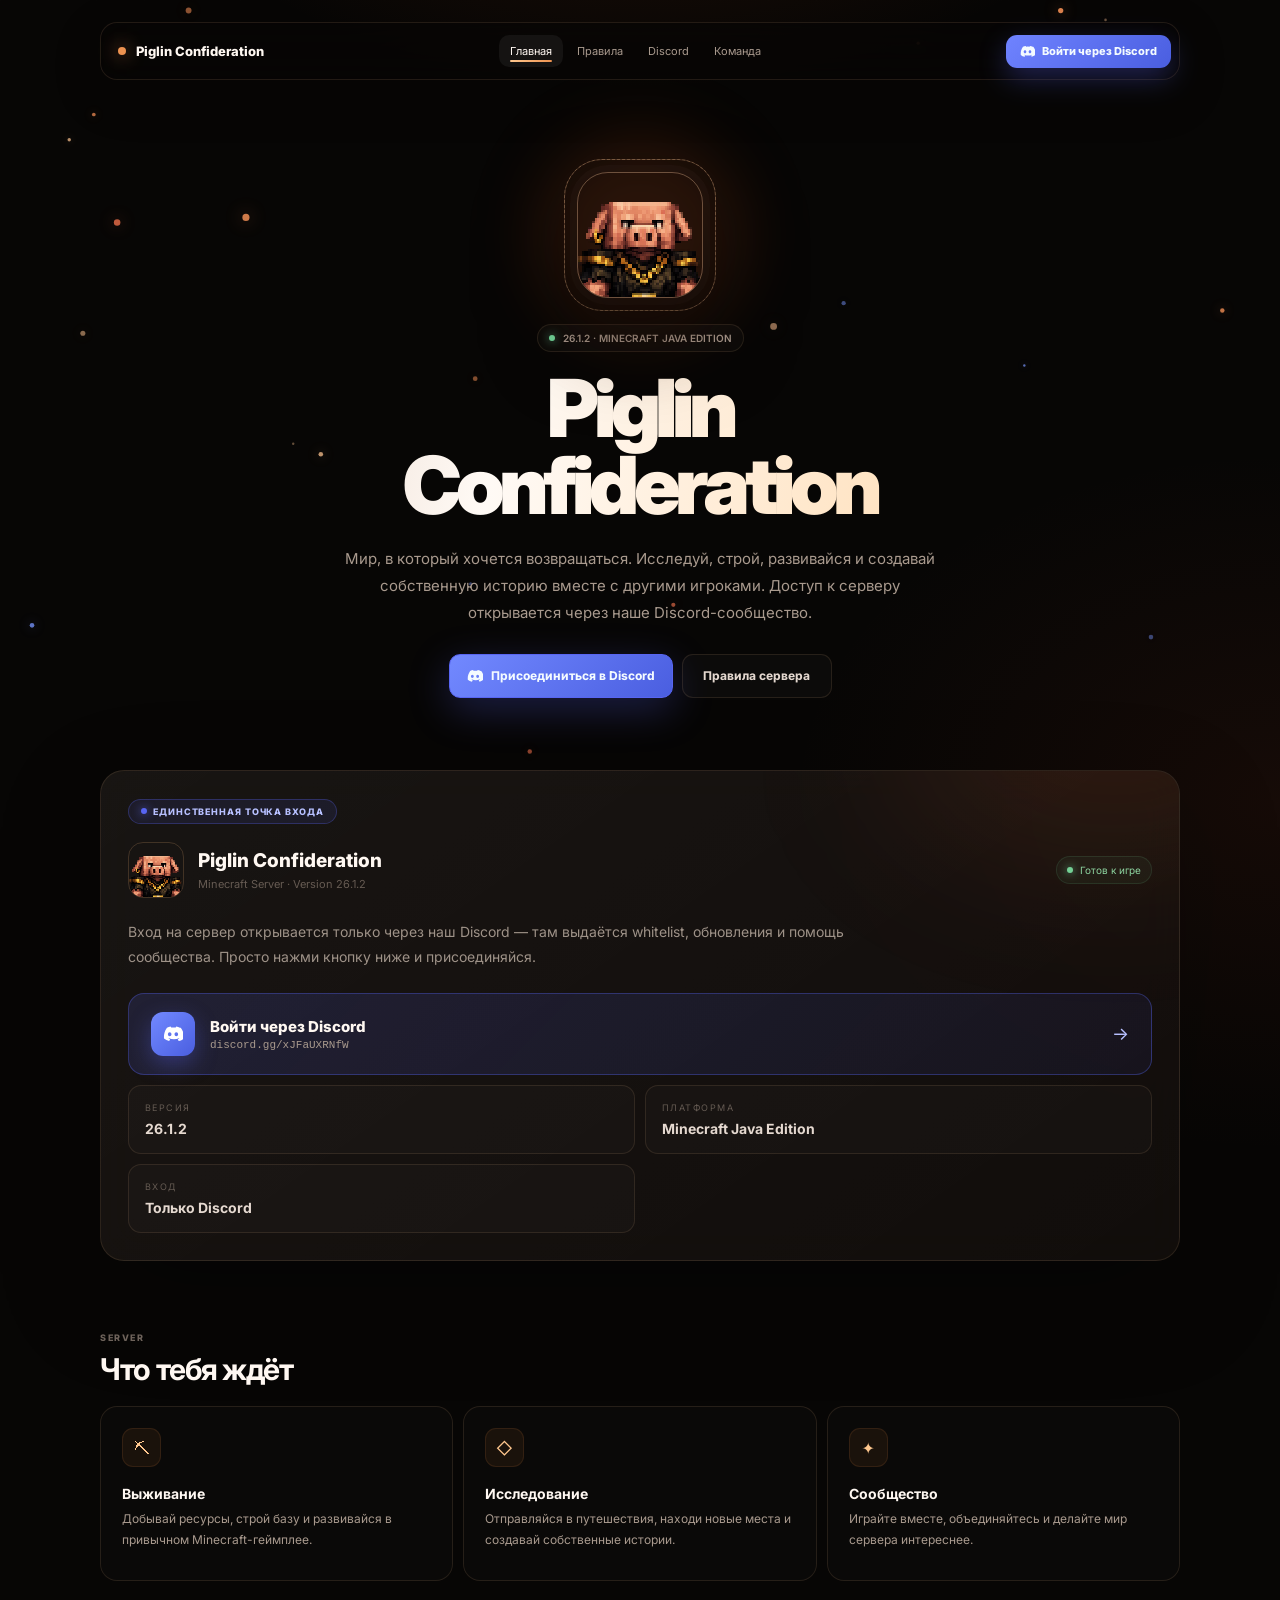
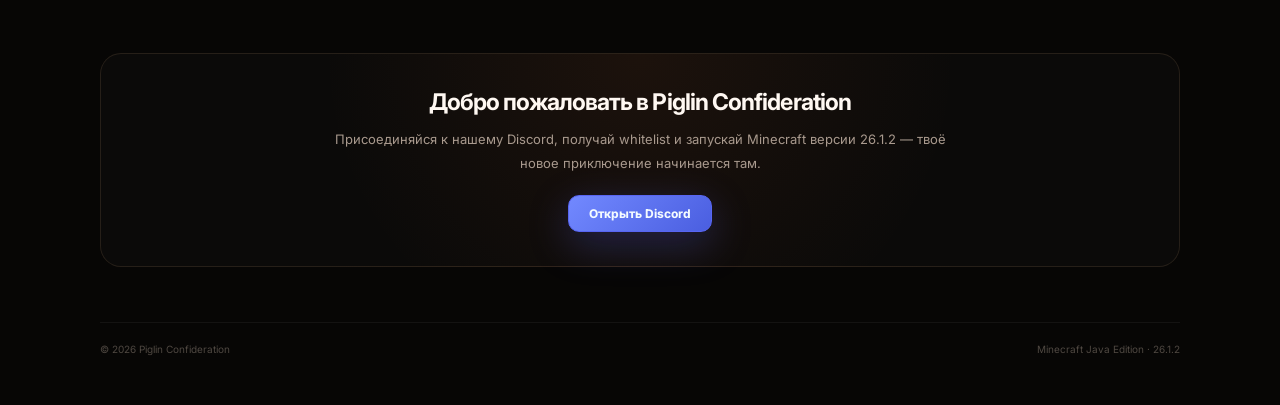
<file: index.html>
<!doctype html>
<html lang="ru"><head>
<meta charset="UTF-8"><meta name="viewport" content="width=device-width,initial-scale=1.0">
<title>Piglin Confideration — Minecraft</title>
<link rel="icon" href="icon.png" type="image/png">
<link rel="stylesheet" href="style.css">
</head><body>
<div id="scroll-progress"></div>
<div id="cursor-glow"></div>
<canvas id="embers"></canvas>
<div class="page">

<nav class="nav">
<a class="brand" href="index.html"><span class="brand-mark"></span>Piglin Confideration</a>
<div class="nav-links">
<a class="nav-link active" href="index.html">Главная</a>
<a class="nav-link" href="rules.html">Правила</a>
<a class="nav-link" href="discord.html">Discord</a>
<a class="nav-link" href="team.html">Команда</a>
</div>
<a class="nav-cta" href="https://discord.gg/xJFaUXRNfW" target="_blank" rel="noopener">
<svg viewBox="0 0 24 24" width="15" height="15" fill="currentColor"><path d="M20.317 4.369A19.79 19.79 0 0 0 15.885 3c-.21.375-.444.879-.608 1.278a18.27 18.27 0 0 0-5.487 0A12.6 12.6 0 0 0 9.182 3a19.74 19.74 0 0 0-4.435 1.371C1.578 8.834.856 13.18 1.217 17.462a19.9 19.9 0 0 0 6.076 3.078c.49-.67.927-1.38 1.304-2.128a12.9 12.9 0 0 1-2.054-.99c.173-.128.342-.262.505-.4 3.958 1.83 8.25 1.83 12.158 0 .166.138.335.272.505.4-.65.39-1.34.72-2.058.99.377.748.814 1.458 1.304 2.128a19.85 19.85 0 0 0 6.08-3.078c.427-4.966-.783-9.267-3.72-13.093ZM8.02 14.826c-1.183 0-2.15-1.093-2.15-2.436 0-1.344.947-2.437 2.15-2.437 1.212 0 2.17 1.103 2.15 2.437 0 1.343-.938 2.436-2.15 2.436Zm7.96 0c-1.183 0-2.15-1.093-2.15-2.436 0-1.344.947-2.437 2.15-2.437 1.212 0 2.17 1.103 2.15 2.437 0 1.343-.928 2.436-2.15 2.436Z"/></svg>
<span>Войти через Discord</span></a>
</nav>

<section class="hero">
<div class="avatar-wrap"><div class="avatar-glow"></div><div class="avatar-ring"></div><img class="avatar" src="icon.png" alt="Piglin Confideration"></div>
<div class="eyebrow"><i></i>26.1.2 · MINECRAFT JAVA EDITION</div>
<h1>Piglin<br>Confideration</h1>
<p>Мир, в который хочется возвращаться. Исследуй, строй, развивайся и создавай собственную историю вместе с другими игроками. Доступ к серверу открывается через наше Discord-сообщество.</p>
<div class="actions">
<a class="btn discord" href="https://discord.gg/xJFaUXRNfW" target="_blank" rel="noopener">
<svg viewBox="0 0 24 24" width="16" height="16" fill="currentColor"><path d="M20.317 4.369A19.79 19.79 0 0 0 15.885 3c-.21.375-.444.879-.608 1.278a18.27 18.27 0 0 0-5.487 0A12.6 12.6 0 0 0 9.182 3a19.74 19.74 0 0 0-4.435 1.371C1.578 8.834.856 13.18 1.217 17.462a19.9 19.9 0 0 0 6.076 3.078c.49-.67.927-1.38 1.304-2.128a12.9 12.9 0 0 1-2.054-.99c.173-.128.342-.262.505-.4 3.958 1.83 8.25 1.83 12.158 0 .166.138.335.272.505.4-.65.39-1.34.72-2.058.99.377.748.814 1.458 1.304 2.128a19.85 19.85 0 0 0 6.08-3.078c.427-4.966-.783-9.267-3.72-13.093ZM8.02 14.826c-1.183 0-2.15-1.093-2.15-2.436 0-1.344.947-2.437 2.15-2.437 1.212 0 2.17 1.103 2.15 2.437 0 1.343-.938 2.436-2.15 2.436Zm7.96 0c-1.183 0-2.15-1.093-2.15-2.436 0-1.344.947-2.437 2.15-2.437 1.212 0 2.17 1.103 2.15 2.437 0 1.343-.928 2.436-2.15 2.436Z"/></svg>
Присоединиться в Discord</a>
<a class="btn" href="rules.html">Правила сервера</a>
</div>
</section>

<section class="server card-glow reveal" id="server" data-tilt>
<div class="card-badge">Единственная точка входа</div>
<div class="server-top"><img class="mini-avatar" src="icon.png" alt=""><div><div class="server-name">Piglin Confideration</div><div class="server-meta">Minecraft Server · Version 26.1.2</div></div><div class="status"><i></i>Готов к игре</div></div>
<p class="description">Вход на сервер открывается только через наш Discord — там выдаётся whitelist, обновления и помощь сообщества. Просто нажми кнопку ниже и присоединяйся.</p>
<a class="discord-cta" href="https://discord.gg/xJFaUXRNfW" target="_blank" rel="noopener">
<span class="discord-cta-icon"><svg viewBox="0 0 24 24" width="20" height="20" fill="currentColor"><path d="M20.317 4.369A19.79 19.79 0 0 0 15.885 3c-.21.375-.444.879-.608 1.278a18.27 18.27 0 0 0-5.487 0A12.6 12.6 0 0 0 9.182 3a19.74 19.74 0 0 0-4.435 1.371C1.578 8.834.856 13.18 1.217 17.462a19.9 19.9 0 0 0 6.076 3.078c.49-.67.927-1.38 1.304-2.128a12.9 12.9 0 0 1-2.054-.99c.173-.128.342-.262.505-.4 3.958 1.83 8.25 1.83 12.158 0 .166.138.335.272.505.4-.65.39-1.34.72-2.058.99.377.748.814 1.458 1.304 2.128a19.85 19.85 0 0 0 6.08-3.078c.427-4.966-.783-9.267-3.72-13.093ZM8.02 14.826c-1.183 0-2.15-1.093-2.15-2.436 0-1.344.947-2.437 2.15-2.437 1.212 0 2.17 1.103 2.15 2.437 0 1.343-.938 2.436-2.15 2.436Zm7.96 0c-1.183 0-2.15-1.093-2.15-2.436 0-1.344.947-2.437 2.15-2.437 1.212 0 2.17 1.103 2.15 2.437 0 1.343-.928 2.436-2.15 2.436Z"/></svg></span>
<span class="discord-cta-text"><b>Войти через Discord</b><small>discord.gg/xJFaUXRNfW</small></span>
<span class="discord-cta-arrow">→</span>
</a>
<div class="stats"><div class="stat"><div class="label">Версия</div><div class="stat-value">26.1.2</div></div><div class="stat"><div class="label">Платформа</div><div class="stat-value">Minecraft Java Edition</div></div><div class="stat"><div class="label">Вход</div><div class="stat-value">Только Discord</div></div></div>
</section>

<section class="section"><div class="section-kicker reveal">Server</div><h2 class="section-title reveal">Что тебя ждёт</h2>
<div class="features">
<article class="feature reveal d1" data-tilt><div class="icon">⛏</div><h3>Выживание</h3><p>Добывай ресурсы, строй базу и развивайся в привычном Minecraft-геймплее.</p></article>
<article class="feature reveal d2" data-tilt><div class="icon">◇</div><h3>Исследование</h3><p>Отправляйся в путешествия, находи новые места и создавай собственные истории.</p></article>
<article class="feature reveal d3" data-tilt><div class="icon">✦</div><h3>Сообщество</h3><p>Играйте вместе, объединяйтесь и делайте мир сервера интереснее.</p></article>
</div></section>

<section class="about reveal"><h2>Добро пожаловать в Piglin Confideration</h2><p>Присоединяйся к нашему Discord, получай whitelist и запускай Minecraft версии 26.1.2 — твоё новое приключение начинается там.</p>
<a class="btn discord small" href="https://discord.gg/xJFaUXRNfW" target="_blank" rel="noopener">Открыть Discord</a>
</section>
<footer><span>© 2026 Piglin Confideration</span><span>Minecraft Java Edition · 26.1.2</span></footer>
</div>
<script src="script.js"></script>
</body></html>
</file>
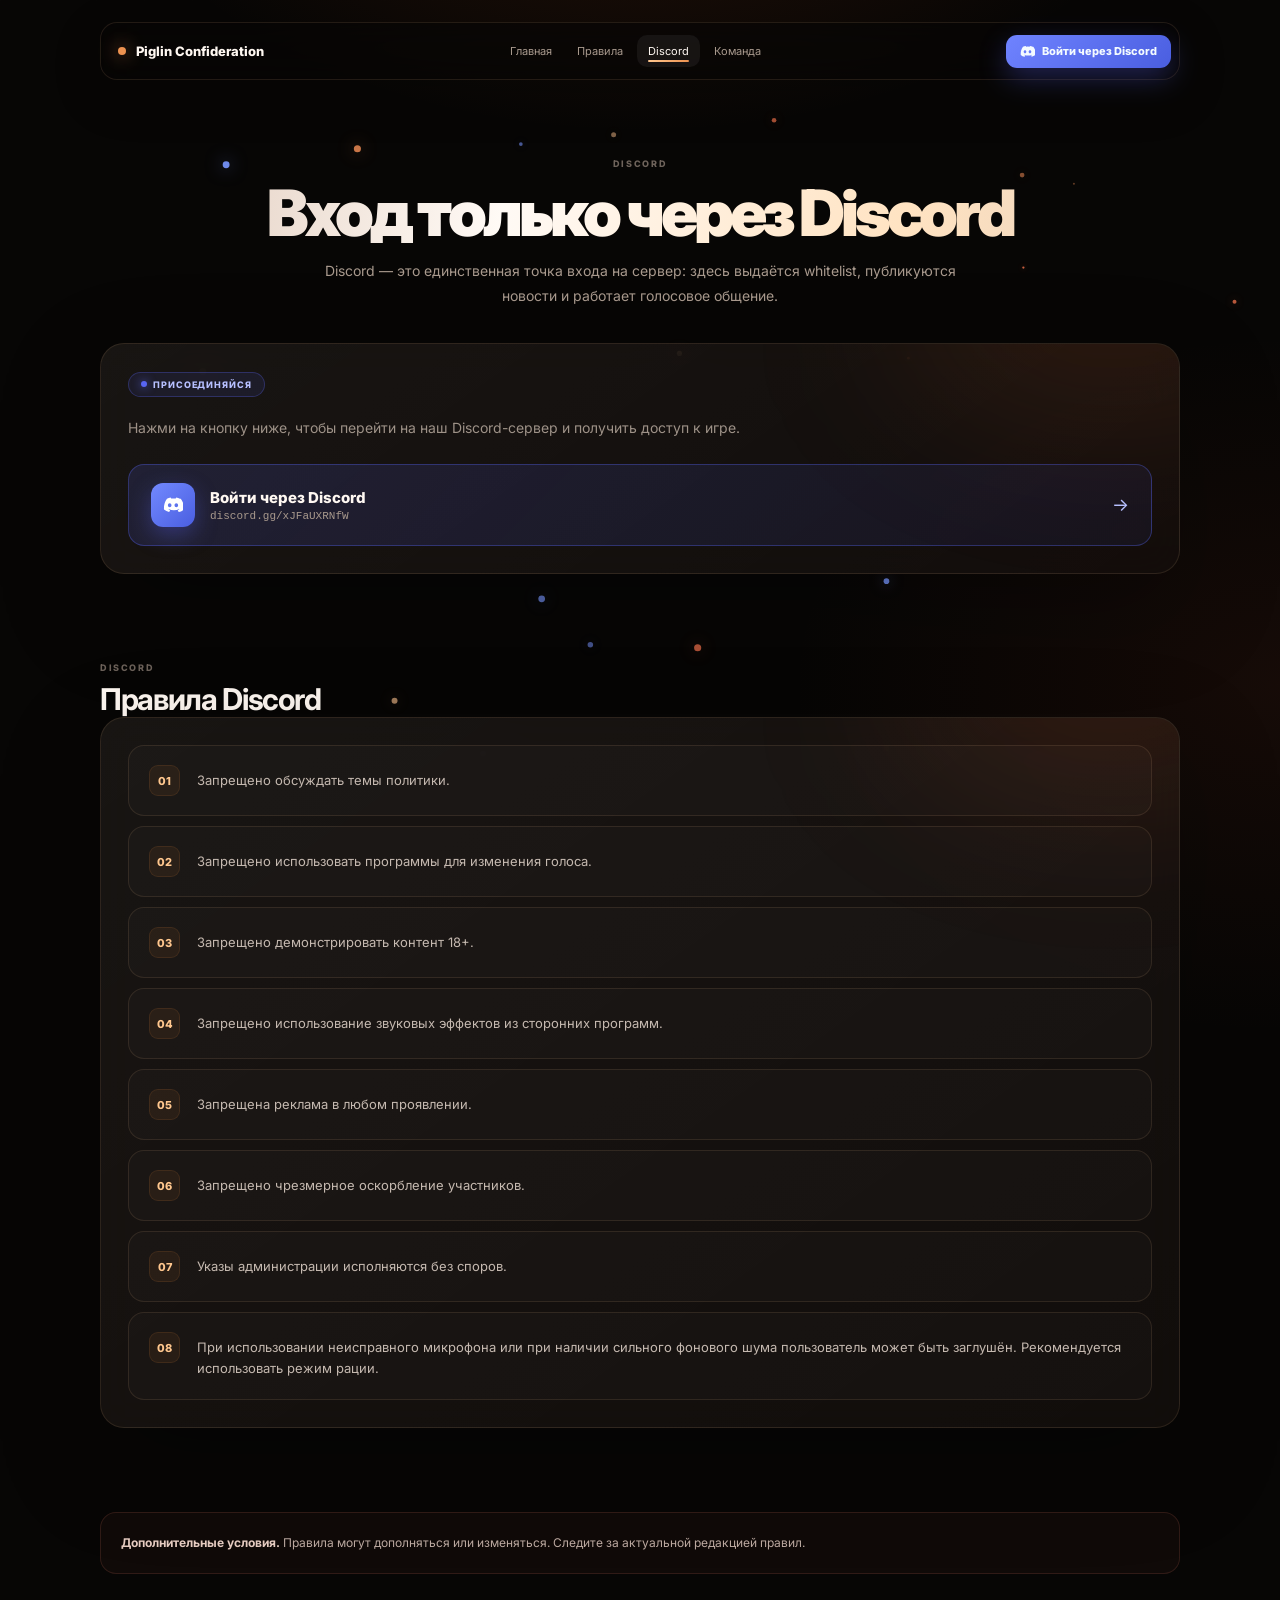
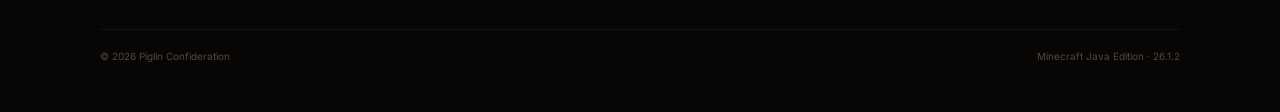
<file: discord.html>
<!doctype html><html lang="ru"><head><meta charset="UTF-8"><meta name="viewport" content="width=device-width,initial-scale=1.0"><title>Discord — Piglin Confideration</title><link rel="icon" href="icon.png" type="image/png"><link rel="stylesheet" href="style.css"></head><body>
<div id="scroll-progress"></div><div id="cursor-glow"></div>
<canvas id="embers"></canvas>
<div class="page"><nav class="nav"><a class="brand" href="index.html"><span class="brand-mark"></span>Piglin Confideration</a><div class="nav-links"><a class="nav-link " href="index.html">Главная</a><a class="nav-link " href="rules.html">Правила</a><a class="nav-link active" href="discord.html">Discord</a><a class="nav-link " href="team.html">Команда</a></div><a class="nav-cta" href="https://discord.gg/xJFaUXRNfW" target="_blank" rel="noopener"><svg viewBox="0 0 24 24" width="15" height="15" fill="currentColor"><path d="M20.317 4.369A19.79 19.79 0 0 0 15.885 3c-.21.375-.444.879-.608 1.278a18.27 18.27 0 0 0-5.487 0A12.6 12.6 0 0 0 9.182 3a19.74 19.74 0 0 0-4.435 1.371C1.578 8.834.856 13.18 1.217 17.462a19.9 19.9 0 0 0 6.076 3.078c.49-.67.927-1.38 1.304-2.128a12.9 12.9 0 0 1-2.054-.99c.173-.128.342-.262.505-.4 3.958 1.83 8.25 1.83 12.158 0 .166.138.335.272.505.4-.65.39-1.34.72-2.058.99.377.748.814 1.458 1.304 2.128a19.85 19.85 0 0 0 6.08-3.078c.427-4.966-.783-9.267-3.72-13.093ZM8.02 14.826c-1.183 0-2.15-1.093-2.15-2.436 0-1.344.947-2.437 2.15-2.437 1.212 0 2.17 1.103 2.15 2.437 0 1.343-.938 2.436-2.15 2.436Zm7.96 0c-1.183 0-2.15-1.093-2.15-2.436 0-1.344.947-2.437 2.15-2.437 1.212 0 2.17 1.103 2.15 2.437 0 1.343-.928 2.436-2.15 2.436Z"/></svg><span>Войти через Discord</span></a></nav>
<section class="page-head"><span class="section-kicker">Discord</span><h1>Вход только через Discord</h1><p>Discord — это единственная точка входа на сервер: здесь выдаётся whitelist, публикуются новости и работает голосовое общение.</p></section>
<section class="server card-glow reveal" style="margin-bottom:16px" data-tilt>
<div class="card-badge">Присоединяйся</div>
<p class="description" style="margin-top:0">Нажми на кнопку ниже, чтобы перейти на наш Discord-сервер и получить доступ к игре.</p>
<a class="discord-cta" href="https://discord.gg/xJFaUXRNfW" target="_blank" rel="noopener">
<span class="discord-cta-icon"><svg viewBox="0 0 24 24" width="20" height="20" fill="currentColor"><path d="M20.317 4.369A19.79 19.79 0 0 0 15.885 3c-.21.375-.444.879-.608 1.278a18.27 18.27 0 0 0-5.487 0A12.6 12.6 0 0 0 9.182 3a19.74 19.74 0 0 0-4.435 1.371C1.578 8.834.856 13.18 1.217 17.462a19.9 19.9 0 0 0 6.076 3.078c.49-.67.927-1.38 1.304-2.128a12.9 12.9 0 0 1-2.054-.99c.173-.128.342-.262.505-.4 3.958 1.83 8.25 1.83 12.158 0 .166.138.335.272.505.4-.65.39-1.34.72-2.058.99.377.748.814 1.458 1.304 2.128a19.85 19.85 0 0 0 6.08-3.078c.427-4.966-.783-9.267-3.72-13.093ZM8.02 14.826c-1.183 0-2.15-1.093-2.15-2.436 0-1.344.947-2.437 2.15-2.437 1.212 0 2.17 1.103 2.15 2.437 0 1.343-.938 2.436-2.15 2.436Zm7.96 0c-1.183 0-2.15-1.093-2.15-2.436 0-1.344.947-2.437 2.15-2.437 1.212 0 2.17 1.103 2.15 2.437 0 1.343-.928 2.436-2.15 2.436Z"/></svg></span>
<span class="discord-cta-text"><b>Войти через Discord</b><small>discord.gg/xJFaUXRNfW</small></span>
<span class="discord-cta-arrow">→</span>
</a>
</section>
<section class="section"><div class="section-kicker">Discord</div><h2 class="section-title">Правила Discord</h2></section>
<section class="panel reveal"><div class="rule-list"><div class="rule"><div class="rule-num">01</div><div class="rule-text">Запрещено обсуждать темы политики.</div></div><div class="rule"><div class="rule-num">02</div><div class="rule-text">Запрещено использовать программы для изменения голоса.</div></div><div class="rule"><div class="rule-num">03</div><div class="rule-text">Запрещено демонстрировать контент 18+.</div></div><div class="rule"><div class="rule-num">04</div><div class="rule-text">Запрещено использование звуковых эффектов из сторонних программ.</div></div><div class="rule"><div class="rule-num">05</div><div class="rule-text">Запрещена реклама в любом проявлении.</div></div><div class="rule"><div class="rule-num">06</div><div class="rule-text">Запрещено чрезмерное оскорбление участников.</div></div><div class="rule"><div class="rule-num">07</div><div class="rule-text">Указы администрации исполняются без споров.</div></div><div class="rule"><div class="rule-num">08</div><div class="rule-text">При использовании неисправного микрофона или при наличии сильного фонового шума пользователь может быть заглушён. Рекомендуется использовать режим рации.</div></div></div></section>
<section class="section"><div class="notice reveal"><strong>Дополнительные условия.</strong> Правила могут дополняться или изменяться. Следите за актуальной редакцией правил.</div></section>
<footer><span>© 2026 Piglin Confideration</span><span>Minecraft Java Edition · 26.1.2</span></footer></div>
<script src="script.js"></script>
</body></html>
</file>
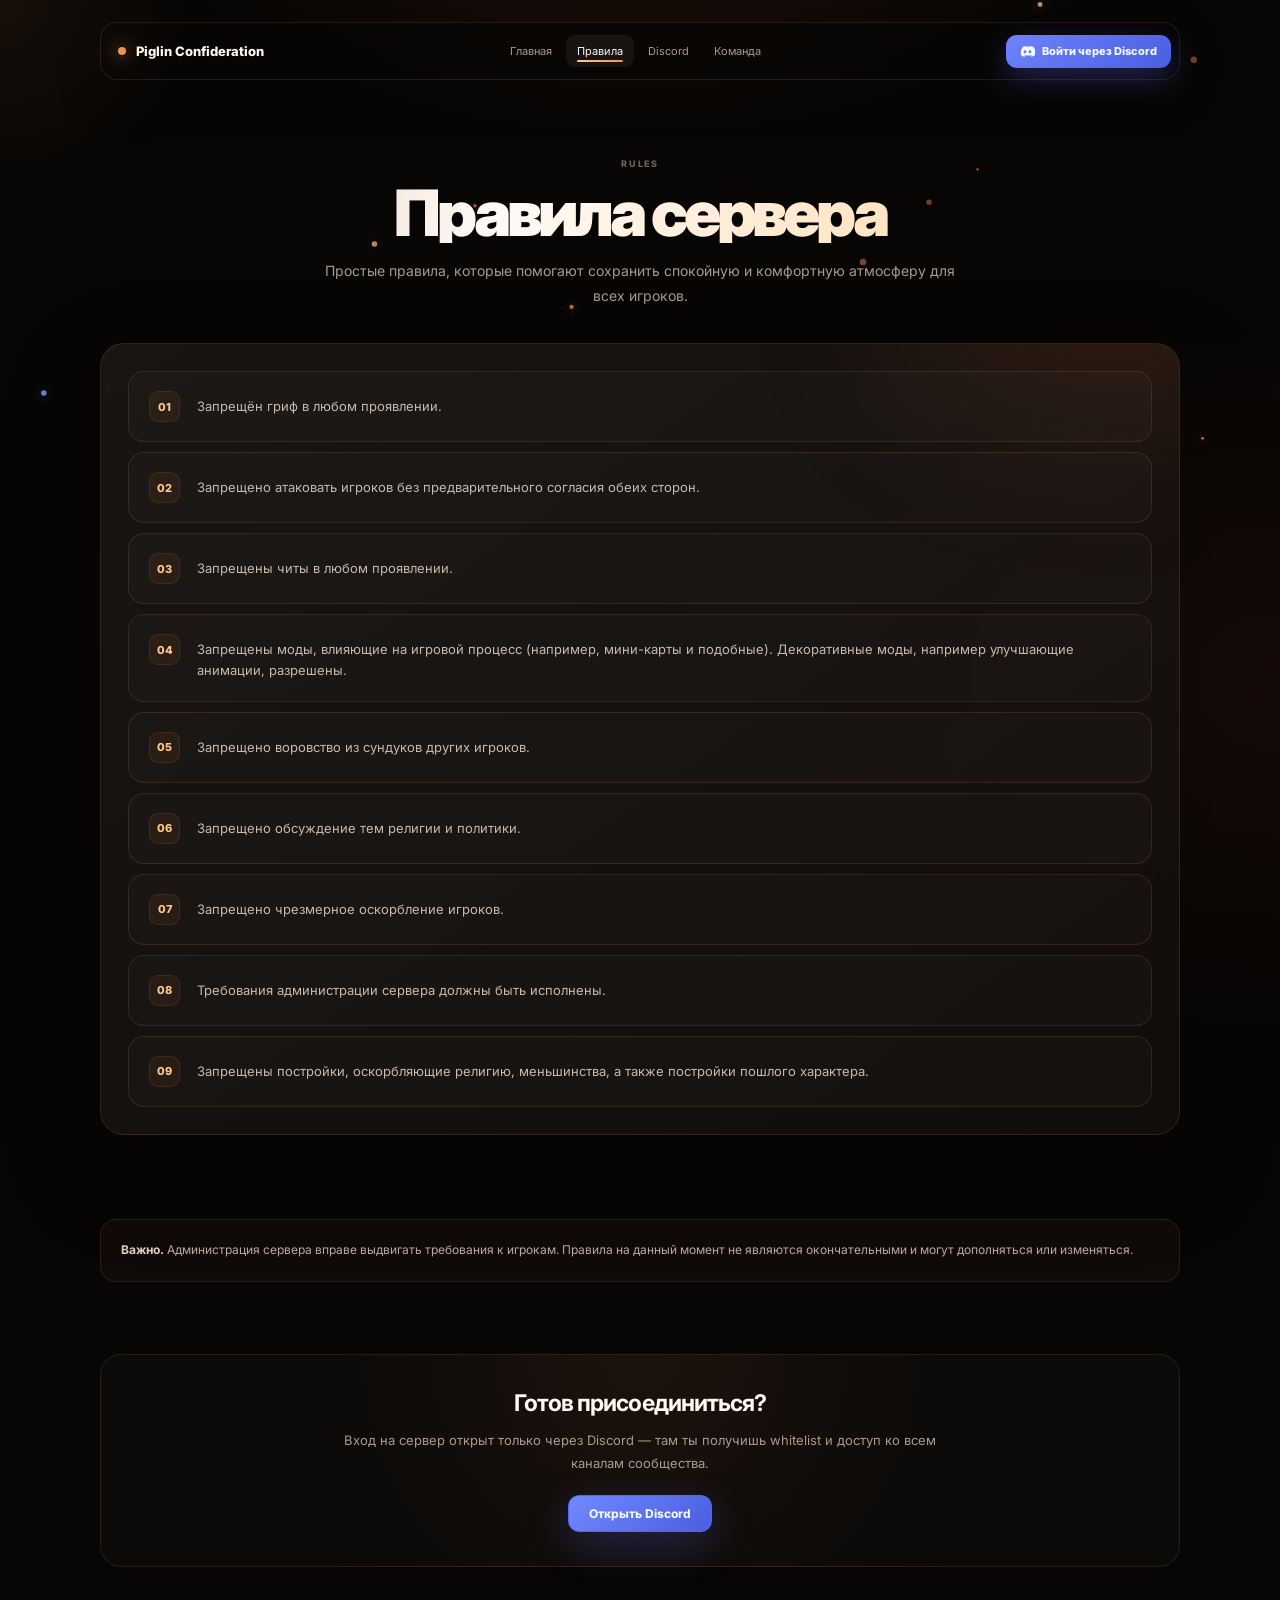
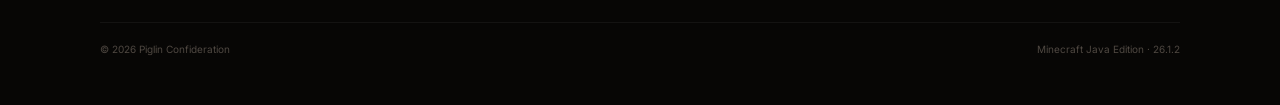
<file: rules.html>
<!doctype html><html lang="ru"><head><meta charset="UTF-8"><meta name="viewport" content="width=device-width,initial-scale=1.0"><title>Правила сервера — Piglin Confideration</title><link rel="icon" href="icon.png" type="image/png"><link rel="stylesheet" href="style.css"></head><body>
<div id="scroll-progress"></div><div id="cursor-glow"></div>
<canvas id="embers"></canvas>
<div class="page"><nav class="nav"><a class="brand" href="index.html"><span class="brand-mark"></span>Piglin Confideration</a><div class="nav-links"><a class="nav-link " href="index.html">Главная</a><a class="nav-link active" href="rules.html">Правила</a><a class="nav-link " href="discord.html">Discord</a><a class="nav-link " href="team.html">Команда</a></div><a class="nav-cta" href="https://discord.gg/xJFaUXRNfW" target="_blank" rel="noopener"><svg viewBox="0 0 24 24" width="15" height="15" fill="currentColor"><path d="M20.317 4.369A19.79 19.79 0 0 0 15.885 3c-.21.375-.444.879-.608 1.278a18.27 18.27 0 0 0-5.487 0A12.6 12.6 0 0 0 9.182 3a19.74 19.74 0 0 0-4.435 1.371C1.578 8.834.856 13.18 1.217 17.462a19.9 19.9 0 0 0 6.076 3.078c.49-.67.927-1.38 1.304-2.128a12.9 12.9 0 0 1-2.054-.99c.173-.128.342-.262.505-.4 3.958 1.83 8.25 1.83 12.158 0 .166.138.335.272.505.4-.65.39-1.34.72-2.058.99.377.748.814 1.458 1.304 2.128a19.85 19.85 0 0 0 6.08-3.078c.427-4.966-.783-9.267-3.72-13.093ZM8.02 14.826c-1.183 0-2.15-1.093-2.15-2.436 0-1.344.947-2.437 2.15-2.437 1.212 0 2.17 1.103 2.15 2.437 0 1.343-.938 2.436-2.15 2.436Zm7.96 0c-1.183 0-2.15-1.093-2.15-2.436 0-1.344.947-2.437 2.15-2.437 1.212 0 2.17 1.103 2.15 2.437 0 1.343-.928 2.436-2.15 2.436Z"/></svg><span>Войти через Discord</span></a></nav>
<section class="page-head"><span class="section-kicker">Rules</span><h1>Правила сервера</h1><p>Простые правила, которые помогают сохранить спокойную и комфортную атмосферу для всех игроков.</p></section>
<section class="panel reveal"><div class="rule-list"><div class="rule"><div class="rule-num">01</div><div class="rule-text">Запрещён гриф в любом проявлении.</div></div><div class="rule"><div class="rule-num">02</div><div class="rule-text">Запрещено атаковать игроков без предварительного согласия обеих сторон.</div></div><div class="rule"><div class="rule-num">03</div><div class="rule-text">Запрещены читы в любом проявлении.</div></div><div class="rule"><div class="rule-num">04</div><div class="rule-text">Запрещены моды, влияющие на игровой процесс (например, мини-карты и подобные). Декоративные моды, например улучшающие анимации, разрешены.</div></div><div class="rule"><div class="rule-num">05</div><div class="rule-text">Запрещено воровство из сундуков других игроков.</div></div><div class="rule"><div class="rule-num">06</div><div class="rule-text">Запрещено обсуждение тем религии и политики.</div></div><div class="rule"><div class="rule-num">07</div><div class="rule-text">Запрещено чрезмерное оскорбление игроков.</div></div><div class="rule"><div class="rule-num">08</div><div class="rule-text">Требования администрации сервера должны быть исполнены.</div></div><div class="rule"><div class="rule-num">09</div><div class="rule-text">Запрещены постройки, оскорбляющие религию, меньшинства, а также постройки пошлого характера.</div></div></div></section>
<section class="section"><div class="notice reveal"><strong>Важно.</strong> Администрация сервера вправе выдвигать требования к игрокам. Правила на данный момент не являются окончательными и могут дополняться или изменяться.</div></section>
<section class="about reveal"><h2>Готов присоединиться?</h2><p>Вход на сервер открыт только через Discord — там ты получишь whitelist и доступ ко всем каналам сообщества.</p><a class="btn discord small" href="https://discord.gg/xJFaUXRNfW" target="_blank" rel="noopener">Открыть Discord</a></section>
<footer><span>© 2026 Piglin Confideration</span><span>Minecraft Java Edition · 26.1.2</span></footer></div>
<script src="script.js"></script>
</body></html>
</file>
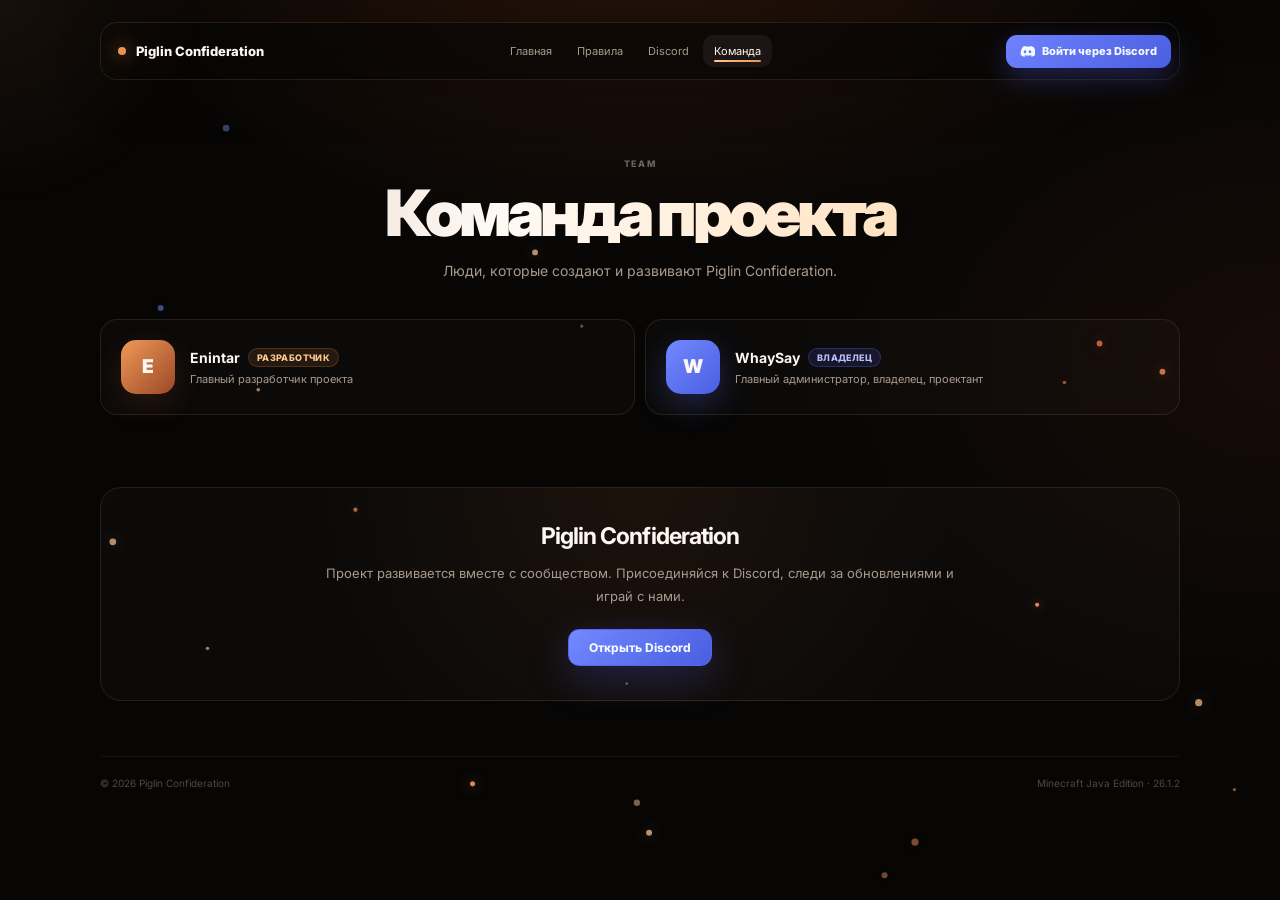
<file: team.html>
<!doctype html><html lang="ru"><head><meta charset="UTF-8"><meta name="viewport" content="width=device-width,initial-scale=1.0"><title>Команда — Piglin Confideration</title><link rel="icon" href="icon.png" type="image/png"><link rel="stylesheet" href="style.css"></head><body>
<div id="scroll-progress"></div><div id="cursor-glow"></div>
<canvas id="embers"></canvas>
<div class="page"><nav class="nav"><a class="brand" href="index.html"><span class="brand-mark"></span>Piglin Confideration</a><div class="nav-links"><a class="nav-link " href="index.html">Главная</a><a class="nav-link " href="rules.html">Правила</a><a class="nav-link " href="discord.html">Discord</a><a class="nav-link active" href="team.html">Команда</a></div><a class="nav-cta" href="https://discord.gg/xJFaUXRNfW" target="_blank" rel="noopener"><svg viewBox="0 0 24 24" width="15" height="15" fill="currentColor"><path d="M20.317 4.369A19.79 19.79 0 0 0 15.885 3c-.21.375-.444.879-.608 1.278a18.27 18.27 0 0 0-5.487 0A12.6 12.6 0 0 0 9.182 3a19.74 19.74 0 0 0-4.435 1.371C1.578 8.834.856 13.18 1.217 17.462a19.9 19.9 0 0 0 6.076 3.078c.49-.67.927-1.38 1.304-2.128a12.9 12.9 0 0 1-2.054-.99c.173-.128.342-.262.505-.4 3.958 1.83 8.25 1.83 12.158 0 .166.138.335.272.505.4-.65.39-1.34.72-2.058.99.377.748.814 1.458 1.304 2.128a19.85 19.85 0 0 0 6.08-3.078c.427-4.966-.783-9.267-3.72-13.093ZM8.02 14.826c-1.183 0-2.15-1.093-2.15-2.436 0-1.344.947-2.437 2.15-2.437 1.212 0 2.17 1.103 2.15 2.437 0 1.343-.938 2.436-2.15 2.436Zm7.96 0c-1.183 0-2.15-1.093-2.15-2.436 0-1.344.947-2.437 2.15-2.437 1.212 0 2.17 1.103 2.15 2.437 0 1.343-.928 2.436-2.15 2.436Z"/></svg><span>Войти через Discord</span></a></nav>
<section class="page-head"><span class="section-kicker">Team</span><h1>Команда проекта</h1><p>Люди, которые создают и развивают Piglin Confideration.</p></section>
<section class="team">
<article class="person reveal d1" data-tilt><div class="person-avatar">E</div><div><h3>Enintar <span class="role-badge dev">Разработчик</span></h3><p>Главный разработчик проекта</p></div></article>
<article class="person owner reveal d2" data-tilt><div class="person-avatar">W</div><div><h3>WhaySay <span class="role-badge owner">Владелец</span></h3><p>Главный администратор, владелец, проектант</p></div></article>
</section>
<section class="about reveal"><h2>Piglin Confideration</h2><p>Проект развивается вместе с сообществом. Присоединяйся к Discord, следи за обновлениями и играй с нами.</p><a class="btn discord small" href="https://discord.gg/xJFaUXRNfW" target="_blank" rel="noopener">Открыть Discord</a></section>
<footer><span>© 2026 Piglin Confideration</span><span>Minecraft Java Edition · 26.1.2</span></footer></div>
<script src="script.js"></script>
</body></html>
</file>
<file: style.css>
@import url('https://fonts.googleapis.com/css2?family=Inter:wght@400;500;600;700;800;900&display=swap');

*{box-sizing:border-box;margin:0;padding:0}
:root{
--bg:#070605;--card:rgba(18,13,10,.76);--card2:rgba(25,18,14,.78);
--line:rgba(255,196,145,.11);--line2:rgba(255,196,145,.24);
--text:#fff8f2;--muted:#a99a8e;--dim:#665b53;
--orange:#ed9250;--gold:#ffc78e;--green:#70d69a;--red:#e47c64;
}
html{scroll-behavior:smooth}
::selection{background:rgba(237,146,80,.35);color:#fff}
::-webkit-scrollbar{width:9px;height:9px}
::-webkit-scrollbar-track{background:#0a0807}
::-webkit-scrollbar-thumb{background:linear-gradient(180deg,#ed9250,#9b4827);border-radius:99px}
::-webkit-scrollbar-thumb:hover{background:linear-gradient(180deg,#ffb377,#c25a2e)}
body{
min-height:100vh;overflow-x:hidden;color:var(--text);
font-family:Inter,system-ui,-apple-system,BlinkMacSystemFont,"Segoe UI",sans-serif;
background:radial-gradient(900px 600px at 50% -15%,rgba(218,92,32,.19),transparent 65%),
radial-gradient(700px 500px at 100% 40%,rgba(155,56,28,.10),transparent 70%),var(--bg);
}

body:before{content:"";position:fixed;inset:0;pointer-events:none;opacity:.25;
background-image:linear-gradient(rgba(255,255,255,.017) 1px,transparent 1px),linear-gradient(90deg,rgba(255,255,255,.017) 1px,transparent 1px);
background-size:48px 48px;mask-image:linear-gradient(to bottom,#000,transparent 85%)}
#embers{position:fixed;inset:0;z-index:0;pointer-events:none;width:100%;height:100%}
#cursor-glow{position:fixed;top:0;left:0;width:420px;height:420px;margin:-210px 0 0 -210px;border-radius:50%;
pointer-events:none;z-index:2;opacity:0;transition:opacity .4s;
background:radial-gradient(circle,rgba(237,146,80,.07),transparent 70%);will-change:transform}
#scroll-progress{position:fixed;top:0;left:0;height:3px;width:0%;z-index:50;
background:linear-gradient(90deg,#ffc78e,#ed9250,#5865f2);box-shadow:0 0 12px rgba(237,146,80,.6);transition:width .1s linear}
a{text-decoration:none;color:inherit}
button{font:inherit}
.ripple{position:absolute;border-radius:50%;transform:scale(0);animation:rippleAnim .6s ease-out;
background:rgba(255,255,255,.35);pointer-events:none}
@keyframes rippleAnim{to{transform:scale(2.6);opacity:0}}

@keyframes floatY{0%,100%{transform:translateY(0)}50%{transform:translateY(-9px)}}
@keyframes spin{to{transform:rotate(360deg)}}
@keyframes fadeUp{from{opacity:0;transform:translateY(26px)}to{opacity:1;transform:translateY(0)}}
.reveal{opacity:1;transform:none}
.reveal.pending{opacity:0;transform:translateY(26px);transition:opacity .7s cubic-bezier(.2,.7,.2,1),transform .7s cubic-bezier(.2,.7,.2,1)}
.reveal.pending.in{opacity:1;transform:translateY(0)}
.reveal.d1{transition-delay:.06s}.reveal.d2{transition-delay:.12s}.reveal.d3{transition-delay:.18s}.reveal.d4{transition-delay:.24s}


.page{width:min(1080px,calc(100% - 32px));margin:auto;position:relative;z-index:1;padding:22px 0 50px}
.nav{height:58px;padding:0 8px 0 17px;display:flex;align-items:center;justify-content:space-between;
border:1px solid var(--line);border-radius:17px;background:rgba(8,6,5,.62);backdrop-filter:blur(20px);
box-shadow:0 15px 50px rgba(0,0,0,.18);position:sticky;top:15px;z-index:20}
.brand{display:flex;align-items:center;gap:10px;font-size:13px;font-weight:800}
.brand-mark{width:8px;height:8px;border-radius:50%;background:var(--orange);box-shadow:0 0 18px rgba(240,154,85,.9)}
.nav-links{display:flex;align-items:center;gap:3px}
.nav-link{position:relative;padding:9px 11px;border-radius:10px;color:var(--muted);font-size:11px;transition:.2s}
.nav-link:hover,.nav-link.active{color:var(--text);background:rgba(255,255,255,.055)}
.nav-link:after{content:"";position:absolute;left:11px;right:11px;bottom:5px;height:2px;border-radius:2px;
background:linear-gradient(90deg,var(--gold),var(--orange));transform:scaleX(0);transform-origin:left;transition:transform .3s}
.nav-link:hover:after,.nav-link.active:after{transform:scaleX(1)}

.nav-cta{display:flex;align-items:center;gap:7px;padding:9px 14px;border-radius:11px;font-size:11px;font-weight:800;
color:#f4fbff;background:linear-gradient(135deg,#6f83ff,#4a5ee0);box-shadow:0 10px 28px rgba(88,101,242,.32);transition:.2s}
.nav-cta:hover{transform:translateY(-2px);box-shadow:0 14px 34px rgba(88,101,242,.44)}
.nav-cta svg{flex:0 0 auto}

.hero{text-align:center;padding:92px 0 72px}
.avatar-wrap{width:126px;height:126px;margin:0 auto 26px;position:relative;animation:floatY 5s ease-in-out infinite}
.avatar-glow{position:absolute;inset:-38px;border-radius:50%;background:rgba(219,91,34,.17);filter:blur(35px);animation:pulseGlow 4s ease-in-out infinite}
.avatar-ring{position:absolute;inset:-13px;border-radius:38px;border:1px solid rgba(255,196,145,.22);pointer-events:none}
.avatar-ring:before{content:"";position:absolute;inset:-1px;border-radius:38px;border:1px dashed rgba(255,196,145,.28);animation:spin 22s linear infinite}
.avatar{width:126px;height:126px;display:block;object-fit:cover;image-rendering:pixelated;border-radius:31px;
border:1px solid rgba(255,206,165,.34);box-shadow:0 35px 90px rgba(0,0,0,.52),0 0 0 7px rgba(255,255,255,.018);position:relative;z-index:1}
@keyframes pulseGlow{0%,100%{opacity:.7;transform:scale(1)}50%{opacity:1;transform:scale(1.08)}}

.eyebrow{display:inline-flex;align-items:center;gap:8px;padding:7px 11px;border:1px solid var(--line);border-radius:999px;
background:rgba(255,255,255,.025);color:var(--muted);font-size:10px;font-weight:600}
.eyebrow i{width:6px;height:6px;border-radius:50%;background:var(--green);box-shadow:0 0 10px rgba(112,214,154,.8)}
h1{margin-top:18px;font-size:clamp(42px,8vw,80px);line-height:.96;letter-spacing:-.065em;font-weight:900;
background:linear-gradient(100deg,#dec7b8 0%,#fffaf5 15%,#ffe3c2 30%,#dec7b8 45%,#dec7b8 100%);
background-size:250% 100%;-webkit-background-clip:text;background-clip:text;color:transparent;
animation:shimmerText 6s linear infinite}
@keyframes shimmerText{0%{background-position:0% 0}100%{background-position:-250% 0}}

.hero p{max-width:600px;margin:21px auto 0;color:var(--muted);font-size:15px;line-height:1.8}
.actions{display:flex;justify-content:center;gap:9px;margin-top:28px}
.btn{position:relative;overflow:hidden;min-width:150px;padding:13px 17px;display:inline-flex;align-items:center;justify-content:center;border-radius:11px;
border:1px solid var(--line);background:rgba(255,255,255,.025);color:#e4d8cf;font-size:12px;font-weight:750;transition:.2s}

.btn:hover{transform:translateY(-2px);border-color:var(--line2);background:rgba(255,255,255,.055)}
.btn.primary{color:#1a0d06;border-color:#e38b4b;background:linear-gradient(135deg,#ffc081,#d86c36);box-shadow:0 12px 40px rgba(210,93,40,.16)}
.btn.discord{color:#f4fbff;border-color:#5865f2;background:linear-gradient(135deg,#7289ff,#4a5ee0);box-shadow:0 12px 40px rgba(88,101,242,.28);gap:8px}
.btn.discord:hover{box-shadow:0 16px 46px rgba(88,101,242,.4)}
.btn.discord.small{min-width:0;padding:10px 20px;margin-top:20px}
.server,.panel{position:relative;overflow:hidden;padding:27px;border:1px solid var(--line);border-radius:24px;
background:linear-gradient(145deg,rgba(255,255,255,.045),rgba(255,255,255,.012)),var(--card);backdrop-filter:blur(20px);
box-shadow:0 35px 100px rgba(0,0,0,.25);transition:transform .35s cubic-bezier(.2,.7,.2,1),box-shadow .35s;will-change:transform}
.server:before,.panel:before{content:"";position:absolute;width:430px;height:220px;right:-150px;top:-150px;background:rgba(228,104,43,.13);filter:blur(85px);border-radius:50%;pointer-events:none}
[data-tilt]{position:relative}
[data-tilt]:after{content:"";position:absolute;inset:0;border-radius:inherit;pointer-events:none;opacity:0;transition:opacity .3s;
background:radial-gradient(320px circle at var(--mx,50%) var(--my,50%),rgba(255,196,145,.14),transparent 55%)}
[data-tilt]:hover:after{opacity:1}
.feature[data-tilt]:after{background:radial-gradient(220px circle at var(--mx,50%) var(--my,50%),rgba(255,196,145,.18),transparent 60%)}

.card-glow:after{content:"";position:absolute;width:340px;height:200px;left:-140px;bottom:-140px;background:rgba(88,101,242,.15);filter:blur(90px);border-radius:50%;pointer-events:none}
.card-badge{display:inline-flex;align-items:center;gap:6px;padding:6px 12px;margin-bottom:18px;border-radius:999px;
border:1px solid rgba(88,101,242,.3);background:rgba(88,101,242,.1);color:#b7c0ff;font-size:9px;font-weight:800;letter-spacing:.1em;text-transform:uppercase}
.card-badge:before{content:"";width:6px;height:6px;border-radius:50%;background:#5865f2;box-shadow:0 0 10px #5865f2}
.discord-cta{position:relative;z-index:1;display:flex;align-items:center;gap:15px;margin-top:24px;padding:18px 22px;border-radius:16px;
border:1px solid rgba(88,101,242,.35);background:linear-gradient(135deg,rgba(88,101,242,.16),rgba(74,94,224,.08));transition:.25s}
.discord-cta:hover{transform:translateY(-2px);border-color:rgba(114,137,255,.55);box-shadow:0 20px 50px rgba(88,101,242,.22)}
.discord-cta-icon{flex:0 0 44px;height:44px;display:grid;place-items:center;border-radius:12px;color:#fff;
background:linear-gradient(135deg,#7289ff,#4a5ee0);box-shadow:0 8px 22px rgba(88,101,242,.35)}
.discord-cta-text{display:flex;flex-direction:column;gap:3px}
.discord-cta-text b{font-size:15px;font-weight:800}
.discord-cta-text small{color:var(--muted);font-size:11px;font-family:ui-monospace,SFMono-Regular,Menlo,Consolas,monospace}
.discord-cta-arrow{margin-left:auto;color:#b7c0ff;font-size:18px;transition:.2s}
.discord-cta:hover .discord-cta-arrow{transform:translateX(4px)}

.server-top{display:flex;align-items:center;gap:14px}
.mini-avatar{width:56px;height:56px;object-fit:cover;image-rendering:pixelated;border-radius:15px;border:1px solid rgba(255,190,130,.18)}
.server-name{font-size:19px;font-weight:800}.server-meta{color:var(--dim);font-size:11px;margin-top:5px}
.status{margin-left:auto;display:flex;align-items:center;gap:7px;color:#8bdca7;font-size:10px;padding:7px 10px;
border:1px solid rgba(112,214,154,.13);border-radius:999px;background:rgba(112,214,154,.045)}
.status i{width:6px;height:6px;border-radius:50%;background:var(--green);box-shadow:0 0 10px var(--green)}
.description{margin-top:21px;color:#9e9288;font-size:14px;line-height:1.8;max-width:750px}
.ip-row{display:flex;gap:10px;margin-top:22px}.ip-box{flex:1;padding:14px 15px;border:1px solid rgba(255,255,255,.065);border-radius:12px;background:rgba(4,3,3,.48)}
.label{color:#655b53;font-size:9px;letter-spacing:.16em;text-transform:uppercase;margin-bottom:6px}
.ip{color:#f2e8e0;font:500 14px ui-monospace,SFMono-Regular,Menlo,Consolas,monospace}
.copy{width:145px;border:1px solid rgba(255,255,255,.11);border-radius:12px;background:#eee7e1;color:#17100c;cursor:pointer;font-size:11px;font-weight:800}
.stats{display:grid;grid-template-columns:1fr 1fr;gap:10px;margin-top:10px}.stat{padding:16px;border:1px solid var(--line);border-radius:13px;background:rgba(255,255,255,.018)}
.stat-value{margin-top:7px;color:#e5d9d0;font-size:14px;font-weight:700}
.section{padding-top:72px}.section-kicker{color:#6e635b;font-size:9px;font-weight:800;letter-spacing:.18em;text-transform:uppercase}
.section-title{margin-top:8px;font-size:30px;letter-spacing:-.045em}
.features{display:grid;grid-template-columns:repeat(3,1fr);gap:10px;margin-top:19px}.feature{padding:21px;min-height:175px;border:1px solid var(--line);border-radius:17px;background:rgba(255,255,255,.017);transition:.22s}
.feature:hover{transform:translateY(-3px);border-color:var(--line2)}.icon{width:39px;height:39px;display:grid;place-items:center;border-radius:11px;
color:var(--gold);background:rgba(229,128,62,.075);border:1px solid rgba(229,128,62,.12)}
.feature h3{margin-top:18px;font-size:14px}.feature p{margin-top:7px;color:var(--muted);font-size:12px;line-height:1.7}
.page-head{text-align:center;padding:78px 0 35px}.page-head .section-kicker{display:block}.page-head h1{font-size:clamp(38px,7vw,64px);margin-top:13px}
.page-head p{max-width:650px;margin:16px auto 0;color:var(--muted);font-size:14px;line-height:1.75}
.rule-list{display:grid;gap:10px;position:relative;z-index:1}
.rule{display:flex;gap:17px;padding:19px 20px;border:1px solid var(--line);border-radius:16px;background:rgba(255,255,255,.018);transition:.2s}
.rule:hover{border-color:var(--line2);background:rgba(255,255,255,.027)}
.rule-num{flex:0 0 31px;height:31px;display:grid;place-items:center;border-radius:9px;background:rgba(229,128,62,.075);
border:1px solid rgba(229,128,62,.12);color:var(--gold);font-size:11px;font-weight:800}
.rule-text{color:#c5b9b0;font-size:13px;line-height:1.65;padding-top:5px}
.notice{margin-top:12px;padding:20px;border-radius:16px;border:1px solid rgba(228,124,100,.15);background:rgba(228,124,100,.045);color:#bca9a0;font-size:12px;line-height:1.7}
.notice strong{color:#e5cbc0}
.team{display:grid;grid-template-columns:1fr 1fr;gap:10px}
.person{position:relative;display:flex;align-items:center;gap:15px;padding:20px;border:1px solid var(--line);border-radius:17px;background:rgba(255,255,255,.018);transition:.25s}
.person:hover{transform:translateY(-4px);border-color:var(--line2);box-shadow:0 25px 60px rgba(0,0,0,.3)}
.person-avatar{width:54px;height:54px;display:grid;place-items:center;border-radius:15px;background:linear-gradient(135deg,#ef9957,#9b4827);
font-size:19px;font-weight:900;box-shadow:0 10px 30px rgba(200,85,35,.16);flex:0 0 auto}
.person.owner .person-avatar{background:linear-gradient(135deg,#7289ff,#4a5ee0);box-shadow:0 10px 30px rgba(88,101,242,.28)}
.person h3{font-size:14px;display:flex;align-items:center;gap:8px}.person p{margin-top:5px;color:var(--muted);font-size:11px}
.role-badge{display:inline-flex;align-items:center;padding:3px 8px;border-radius:999px;font-size:9px;font-weight:800;letter-spacing:.04em;text-transform:uppercase}
.role-badge.dev{color:var(--gold);background:rgba(229,128,62,.12);border:1px solid rgba(229,128,62,.22)}
.role-badge.owner{color:#b7c0ff;background:rgba(88,101,242,.14);border:1px solid rgba(88,101,242,.3)}

.about{margin-top:72px;padding:34px 25px;text-align:center;border:1px solid var(--line);border-radius:21px;
background:radial-gradient(circle at 50% 0%,rgba(223,103,40,.08),transparent 55%),rgba(255,255,255,.018)}
.about h2{font-size:23px;letter-spacing:-.04em}.about p{max-width:640px;margin:12px auto 0;color:var(--muted);font-size:13px;line-height:1.8}
footer{display:flex;justify-content:space-between;gap:15px;margin-top:55px;padding-top:20px;border-top:1px solid rgba(255,255,255,.055);color:#4f4842;font-size:10px}
@media(max-width:700px){.features,.team{grid-template-columns:1fr}}
html,body{max-width:100%;overflow-x:hidden}
img,svg,canvas{max-width:100%}
@media(hover:hover) and (pointer:fine){[data-tilt]{transition:transform .15s ease}}
@media(hover:none),(pointer:coarse){[data-tilt]{transform:none !important}}

@media(max-width:600px){
.page{width:calc(100% - 20px);padding-top:12px}
.nav{position:relative;flex-wrap:wrap;height:auto;min-height:58px;padding:8px 8px 8px 12px;gap:6px}
.brand{font-size:10.5px;gap:7px;flex:1 1 auto;min-width:0}
.brand span,.brand{white-space:nowrap;overflow:hidden;text-overflow:ellipsis}
.nav-links{gap:0;order:3;width:100%;justify-content:space-between}
.nav-link{font-size:10px;padding:8px 4px;flex:1 1 auto;text-align:center}
.nav-link:after{left:6px;right:6px}
.nav-cta{padding:8px 9px;flex:0 0 auto}
.nav-cta span{display:none}
.hero{padding:56px 0 42px}
.avatar-wrap{width:92px;height:92px}
.avatar{width:92px;height:92px;border-radius:22px}
.avatar-ring{inset:-11px}
h1{word-break:break-word}
.actions{flex-direction:column}
.btn{width:100%}
.server,.panel{padding:16px;border-radius:18px}
.status{display:none}
.ip-row{flex-direction:column}
.copy{width:100%;min-height:46px}
.stats{grid-template-columns:1fr}
.rule{gap:12px;padding:16px}
.page-head{padding:50px 0 26px}
.discord-cta{flex-wrap:wrap;gap:10px}
.discord-cta-arrow{display:none}
.discord-cta-text{min-width:0}
.discord-cta-text small{word-break:break-all}
footer{flex-direction:column;text-align:center;gap:8px}
#cursor-glow{display:none}
}
</file>
